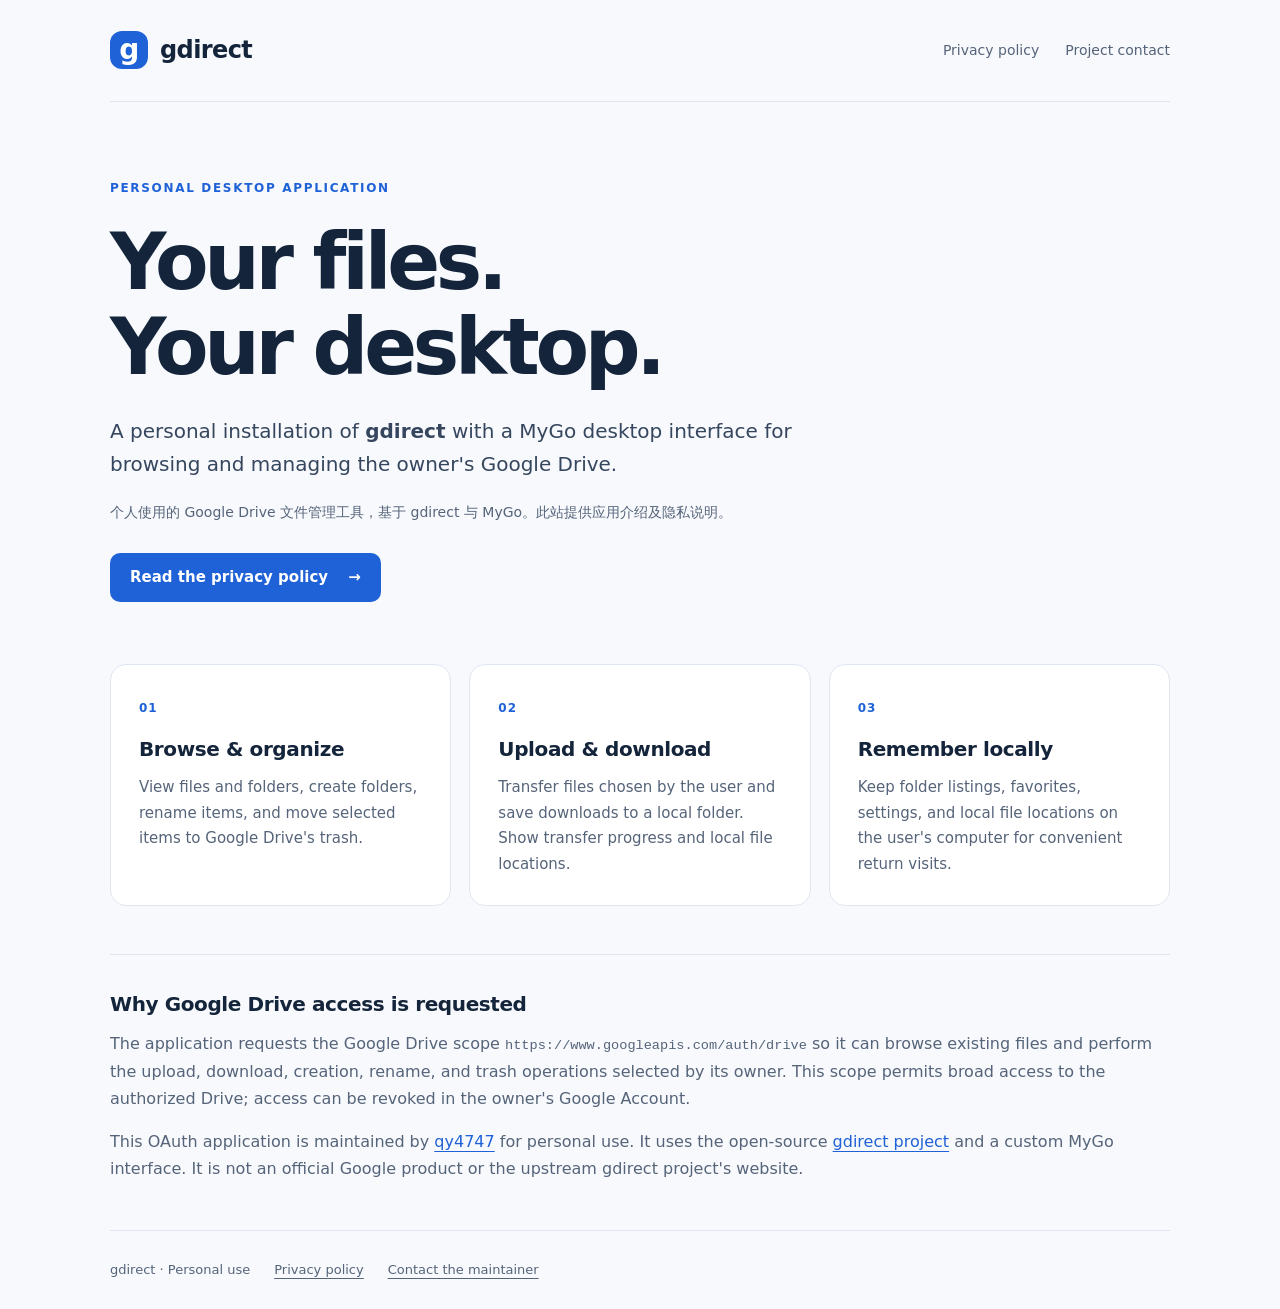
<file: index.html>
<!doctype html>
<html lang="en">
<head>
  <meta charset="utf-8">
  <meta name="viewport" content="width=device-width, initial-scale=1">
  <meta name="description" content="gdirect is a personal desktop client for managing the owner's Google Drive, with a MyGo file-management interface.">
  <title>gdirect — Personal Drive client</title>
  <link rel="stylesheet" href="style.css">
</head>
<body>
  <header class="site-header wrap">
    <a class="brand" href="./" aria-label="gdirect home"><span class="brand-mark" aria-hidden="true">g</span>gdirect</a>
    <nav aria-label="Main navigation"><a href="privacy.html">Privacy policy</a><a href="https://github.com/qy4747/gdirect-pages">Project contact</a></nav>
  </header>
  <main class="wrap">
    <section class="hero" aria-labelledby="intro">
      <p class="eyebrow">PERSONAL DESKTOP APPLICATION</p>
      <h1 id="intro">Your files.<br>Your desktop.</h1>
      <p class="lead">A personal installation of <strong>gdirect</strong> with a MyGo desktop interface for browsing and managing the owner's Google Drive.</p>
      <p class="summary" lang="zh-CN">个人使用的 Google Drive 文件管理工具，基于 gdirect 与 MyGo。此站提供应用介绍及隐私说明。</p>
      <a class="button" href="privacy.html">Read the privacy policy <span aria-hidden="true">→</span></a>
    </section>
    <section class="cards" aria-label="Application features">
      <article><span class="number" aria-hidden="true">01</span><h2>Browse &amp; organize</h2><p>View files and folders, create folders, rename items, and move selected items to Google Drive's trash.</p></article>
      <article><span class="number" aria-hidden="true">02</span><h2>Upload &amp; download</h2><p>Transfer files chosen by the user and save downloads to a local folder. Show transfer progress and local file locations.</p></article>
      <article><span class="number" aria-hidden="true">03</span><h2>Remember locally</h2><p>Keep folder listings, favorites, settings, and local file locations on the user's computer for convenient return visits.</p></article>
    </section>
    <section class="note" aria-labelledby="access">
      <h2 id="access">Why Google Drive access is requested</h2>
      <p>The application requests the Google Drive scope <code>https://www.googleapis.com/auth/drive</code> so it can browse existing files and perform the upload, download, creation, rename, and trash operations selected by its owner. This scope permits broad access to the authorized Drive; access can be revoked in the owner's Google Account.</p>
      <p>This OAuth application is maintained by <a href="https://github.com/qy4747">qy4747</a> for personal use. It uses the open-source <a href="https://github.com/mizorewww/gdirect">gdirect project</a> and a custom MyGo interface. It is not an official Google product or the upstream gdirect project's website.</p>
    </section>
  </main>
  <footer class="wrap site-footer"><span>gdirect · Personal use</span><a href="privacy.html">Privacy policy</a><a href="https://github.com/qy4747/gdirect-pages/issues">Contact the maintainer</a></footer>
</body>
</html>
</file>
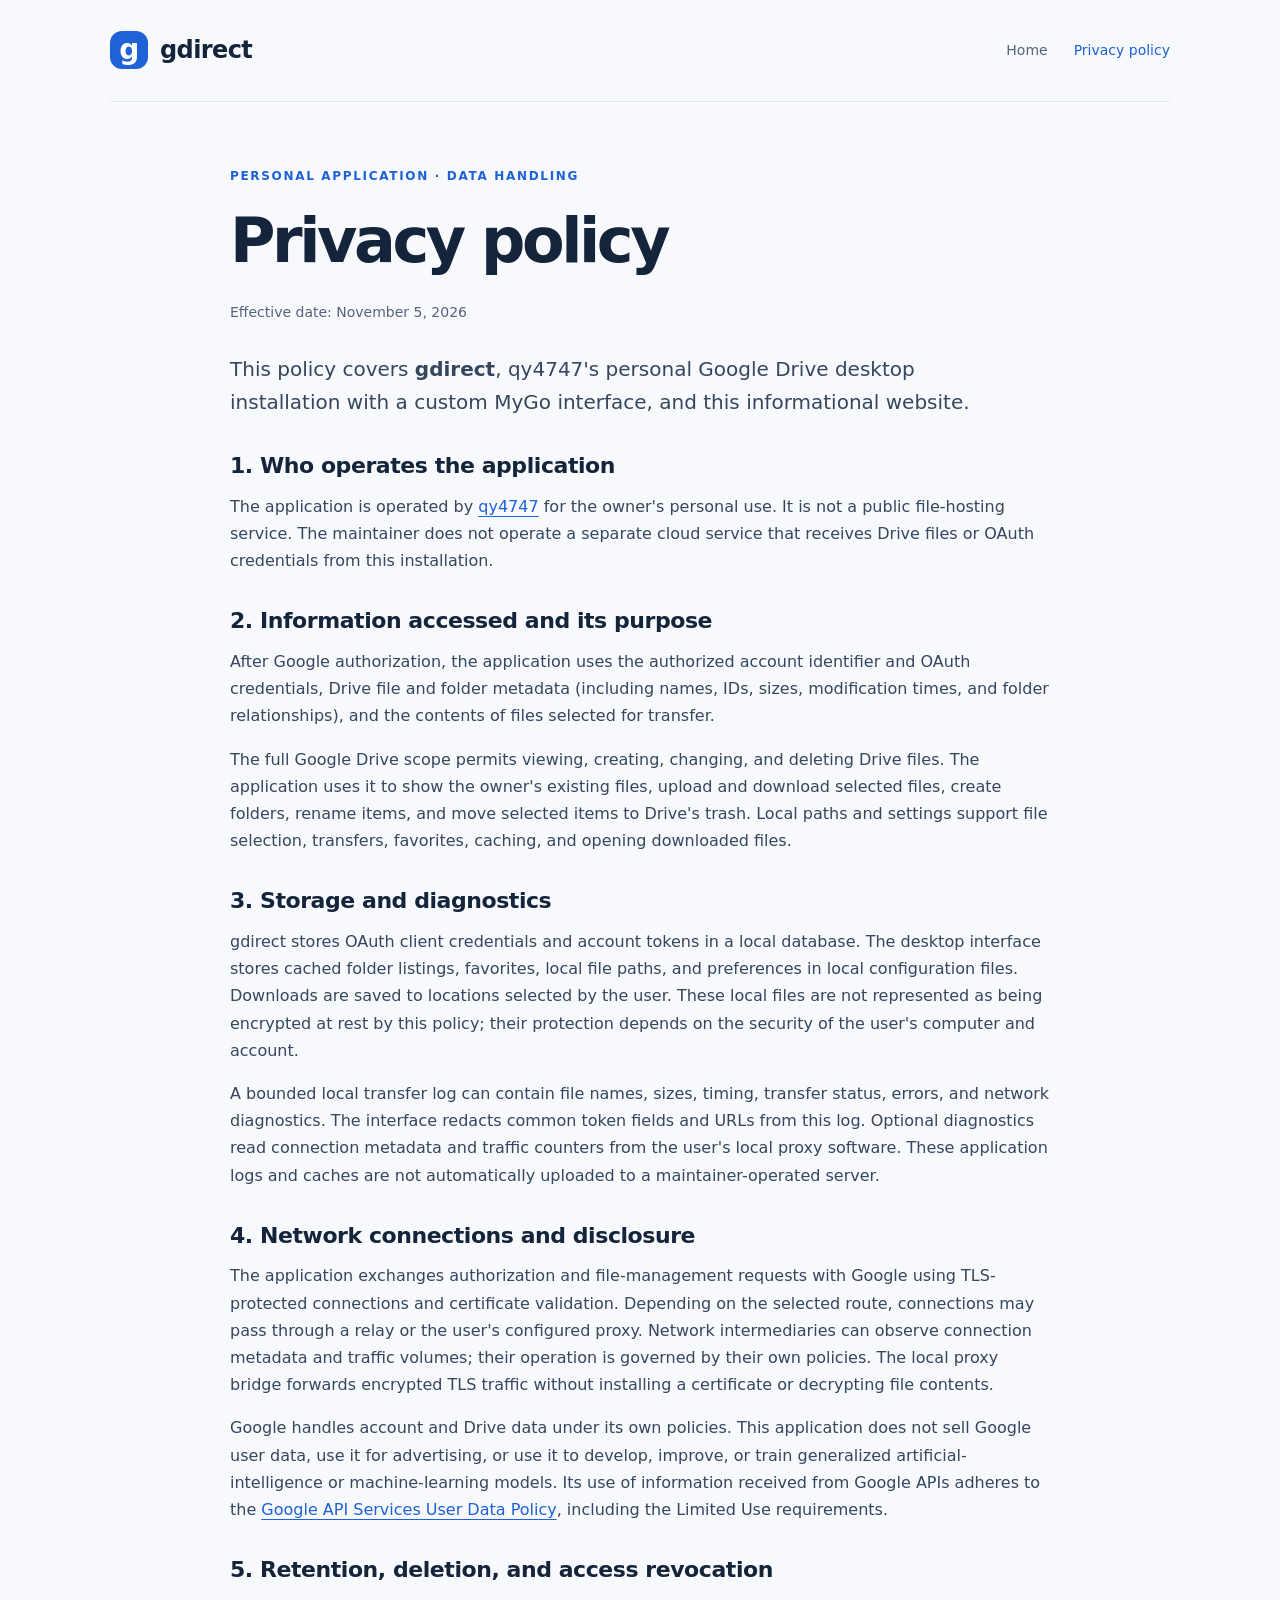
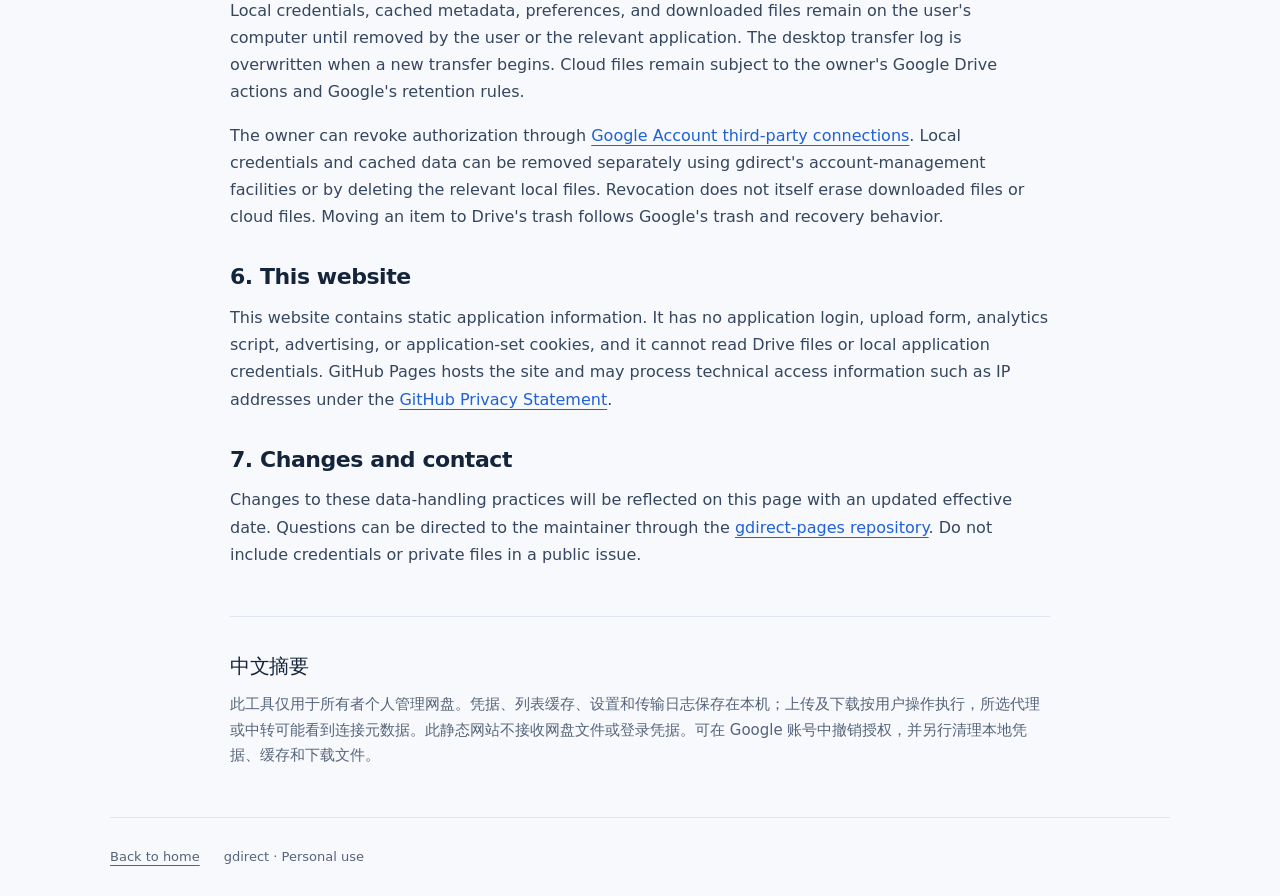
<file: privacy.html>
<!doctype html>
<html lang="en">
<head>
  <meta charset="utf-8">
  <meta name="viewport" content="width=device-width, initial-scale=1">
  <meta name="description" content="Privacy policy for qy4747's personal gdirect and MyGo Google Drive desktop client.">
  <title>Privacy policy — gdirect</title>
  <link rel="stylesheet" href="style.css">
</head>
<body>
  <header class="site-header wrap">
    <a class="brand" href="./" aria-label="gdirect home"><span class="brand-mark" aria-hidden="true">g</span>gdirect</a>
    <nav aria-label="Main navigation"><a href="./">Home</a><a href="privacy.html" aria-current="page">Privacy policy</a></nav>
  </header>
  <main class="wrap policy">
    <p class="eyebrow">PERSONAL APPLICATION · DATA HANDLING</p>
    <h1>Privacy policy</h1>
    <p class="updated">Effective date: November 5, 2026</p>
    <p class="lead">This policy covers <strong>gdirect</strong>, qy4747's personal Google Drive desktop installation with a custom MyGo interface, and this informational website.</p>
    <section><h2>1. Who operates the application</h2><p>The application is operated by <a href="https://github.com/qy4747">qy4747</a> for the owner's personal use. It is not a public file-hosting service. The maintainer does not operate a separate cloud service that receives Drive files or OAuth credentials from this installation.</p></section>
    <section><h2>2. Information accessed and its purpose</h2><p>After Google authorization, the application uses the authorized account identifier and OAuth credentials, Drive file and folder metadata (including names, IDs, sizes, modification times, and folder relationships), and the contents of files selected for transfer.</p><p>The full Google Drive scope permits viewing, creating, changing, and deleting Drive files. The application uses it to show the owner's existing files, upload and download selected files, create folders, rename items, and move selected items to Drive's trash. Local paths and settings support file selection, transfers, favorites, caching, and opening downloaded files.</p></section>
    <section><h2>3. Storage and diagnostics</h2><p>gdirect stores OAuth client credentials and account tokens in a local database. The desktop interface stores cached folder listings, favorites, local file paths, and preferences in local configuration files. Downloads are saved to locations selected by the user. These local files are not represented as being encrypted at rest by this policy; their protection depends on the security of the user's computer and account.</p><p>A bounded local transfer log can contain file names, sizes, timing, transfer status, errors, and network diagnostics. The interface redacts common token fields and URLs from this log. Optional diagnostics read connection metadata and traffic counters from the user's local proxy software. These application logs and caches are not automatically uploaded to a maintainer-operated server.</p></section>
    <section><h2>4. Network connections and disclosure</h2><p>The application exchanges authorization and file-management requests with Google using TLS-protected connections and certificate validation. Depending on the selected route, connections may pass through a relay or the user's configured proxy. Network intermediaries can observe connection metadata and traffic volumes; their operation is governed by their own policies. The local proxy bridge forwards encrypted TLS traffic without installing a certificate or decrypting file contents.</p><p>Google handles account and Drive data under its own policies. This application does not sell Google user data, use it for advertising, or use it to develop, improve, or train generalized artificial-intelligence or machine-learning models. Its use of information received from Google APIs adheres to the <a href="https://developers.google.com/terms/api-services-user-data-policy">Google API Services User Data Policy</a>, including the Limited Use requirements.</p></section>
    <section><h2>5. Retention, deletion, and access revocation</h2><p>Local credentials, cached metadata, preferences, and downloaded files remain on the user's computer until removed by the user or the relevant application. The desktop transfer log is overwritten when a new transfer begins. Cloud files remain subject to the owner's Google Drive actions and Google's retention rules.</p><p>The owner can revoke authorization through <a href="https://myaccount.google.com/connections">Google Account third-party connections</a>. Local credentials and cached data can be removed separately using gdirect's account-management facilities or by deleting the relevant local files. Revocation does not itself erase downloaded files or cloud files. Moving an item to Drive's trash follows Google's trash and recovery behavior.</p></section>
    <section><h2>6. This website</h2><p>This website contains static application information. It has no application login, upload form, analytics script, advertising, or application-set cookies, and it cannot read Drive files or local application credentials. GitHub Pages hosts the site and may process technical access information such as IP addresses under the <a href="https://docs.github.com/en/site-policy/privacy-policies/github-general-privacy-statement">GitHub Privacy Statement</a>.</p></section>
    <section><h2>7. Changes and contact</h2><p>Changes to these data-handling practices will be reflected on this page with an updated effective date. Questions can be directed to the maintainer through the <a href="https://github.com/qy4747/gdirect-pages/issues">gdirect-pages repository</a>. Do not include credentials or private files in a public issue.</p></section>
    <aside class="note" lang="zh-CN"><h2>中文摘要</h2><p>此工具仅用于所有者个人管理网盘。凭据、列表缓存、设置和传输日志保存在本机；上传及下载按用户操作执行，所选代理或中转可能看到连接元数据。此静态网站不接收网盘文件或登录凭据。可在 Google 账号中撤销授权，并另行清理本地凭据、缓存和下载文件。</p></aside>
  </main>
  <footer class="wrap site-footer"><a href="./">Back to home</a><span>gdirect · Personal use</span></footer>
</body>
</html>
</file>
<file: style.css>
:root{color-scheme:light;--ink:#14243a;--muted:#56647a;--blue:#1f61d6;--line:#dfe6f0;--paper:#f7f9fc;font-family:Inter,"Segoe UI",system-ui,-apple-system,BlinkMacSystemFont,sans-serif;font-synthesis:none}
*{box-sizing:border-box}body{margin:0;background:var(--paper);color:var(--ink);line-height:1.7}a{color:var(--blue);text-underline-offset:4px}a:hover{text-decoration-thickness:2px}a:focus-visible{outline:3px solid #72a3ff;outline-offset:5px;border-radius:3px}.wrap{width:min(1060px,calc(100% - 48px));margin-inline:auto}.site-header{min-height:102px;display:flex;justify-content:space-between;align-items:center;gap:24px;border-bottom:1px solid var(--line)}.brand{display:inline-flex;align-items:center;gap:12px;color:var(--ink);font-size:24px;font-weight:750;text-decoration:none;letter-spacing:-.6px}.brand-mark{width:38px;height:38px;display:grid;place-items:center;background:var(--blue);color:white;border-radius:12px;font-size:28px;line-height:1}nav{display:flex;gap:26px;font-size:14px}nav a{color:var(--muted);text-decoration:none}nav a[aria-current]{color:var(--blue)}.hero{padding:76px 0 62px;max-width:800px}.eyebrow{font-size:12px;letter-spacing:.14em;font-weight:700;color:var(--blue);margin:0 0 22px}h1{font-size:clamp(44px,7vw,78px);line-height:1.08;letter-spacing:-.055em;margin:0 0 26px;font-weight:760}.lead{font-size:20px;line-height:1.65;max-width:740px;color:#35465e}.summary{font-size:14px;color:var(--muted);margin:20px 0 28px}.button{display:inline-flex;align-items:center;gap:20px;background:var(--blue);color:white;text-decoration:none;border-radius:10px;padding:12px 20px;font-size:15px;font-weight:600}.button:hover{background:#174cab}.cards{display:grid;grid-template-columns:repeat(3,minmax(0,1fr));gap:18px}.cards article{padding:28px;background:white;border:1px solid var(--line);border-radius:16px}.number{font-size:12px;color:var(--blue);font-weight:700;letter-spacing:.08em}h2{font-size:20px;line-height:1.35;letter-spacing:-.02em;margin:16px 0 12px}p{margin:0 0 16px}.cards p{font-size:15px;color:var(--muted);margin:0}.note{border-top:1px solid var(--line);margin-top:48px;padding-top:20px;color:var(--muted)}.note h2{color:var(--ink)}code{font-family:ui-monospace,Consolas,monospace;font-size:.85em;overflow-wrap:anywhere}.site-footer{display:flex;flex-wrap:wrap;gap:24px;padding-block:28px;margin-top:48px;border-top:1px solid var(--line);font-size:13px;color:var(--muted)}.site-footer a{color:var(--muted)}.policy{max-width:820px;padding-top:64px}.policy h1{font-size:clamp(40px,6vw,62px)}.updated{font-size:14px;color:var(--muted);margin-bottom:28px}.policy section{margin-top:32px}.policy section h2{font-size:22px}.policy section p{color:#35465e}.policy .note{font-size:15px}@media(max-width:700px){.wrap{width:calc(100% - 36px)}.site-header{min-height:86px;flex-wrap:wrap;padding-block:20px;gap:16px}nav{gap:18px;font-size:13px}.hero{padding-top:48px;padding-bottom:40px}.lead{font-size:18px}.cards{grid-template-columns:1fr}.cards article{padding:24px}.policy{padding-top:42px}.site-footer{gap:14px 24px}}@media print{body{background:white;color:black}.site-header,.site-footer{display:none}.wrap{width:100%;max-width:none}.hero,.policy{padding-top:0}a{color:inherit}.cards article{break-inside:avoid}.policy h2{break-after:avoid}}
</file>
